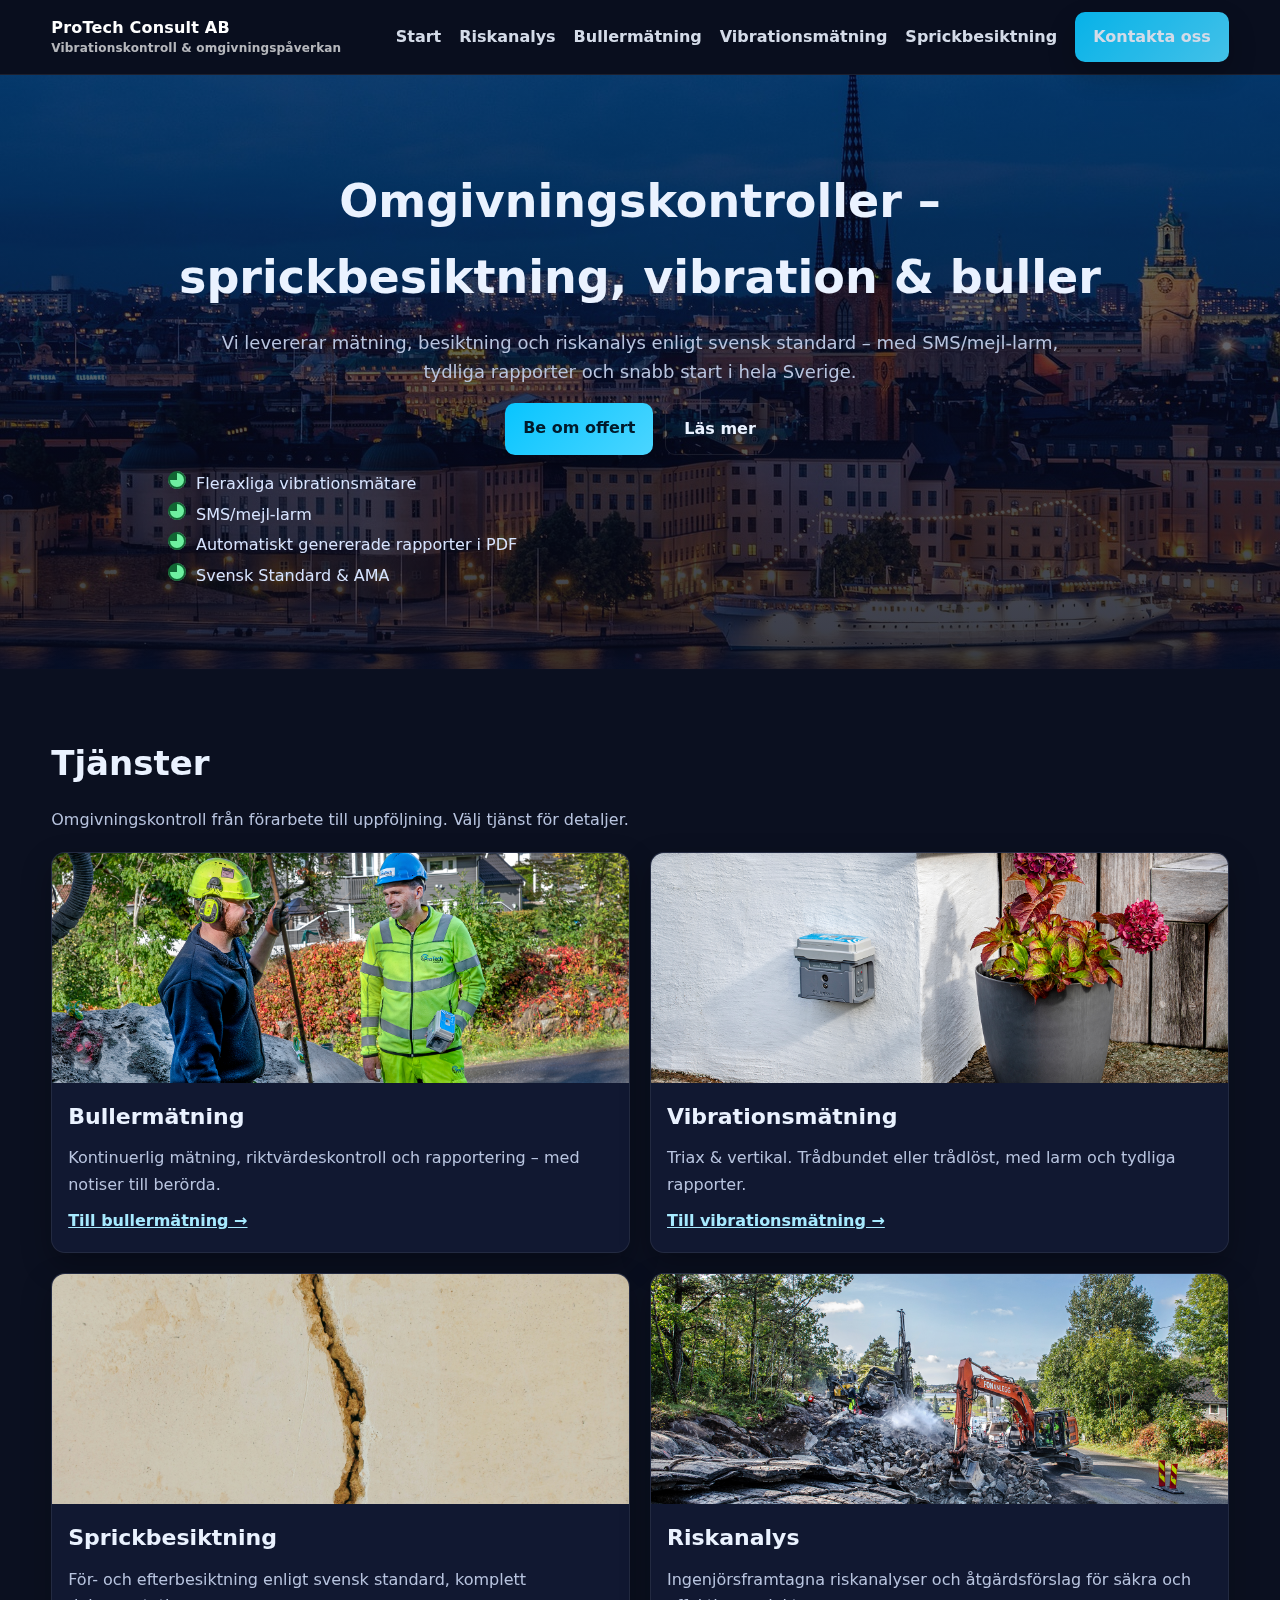
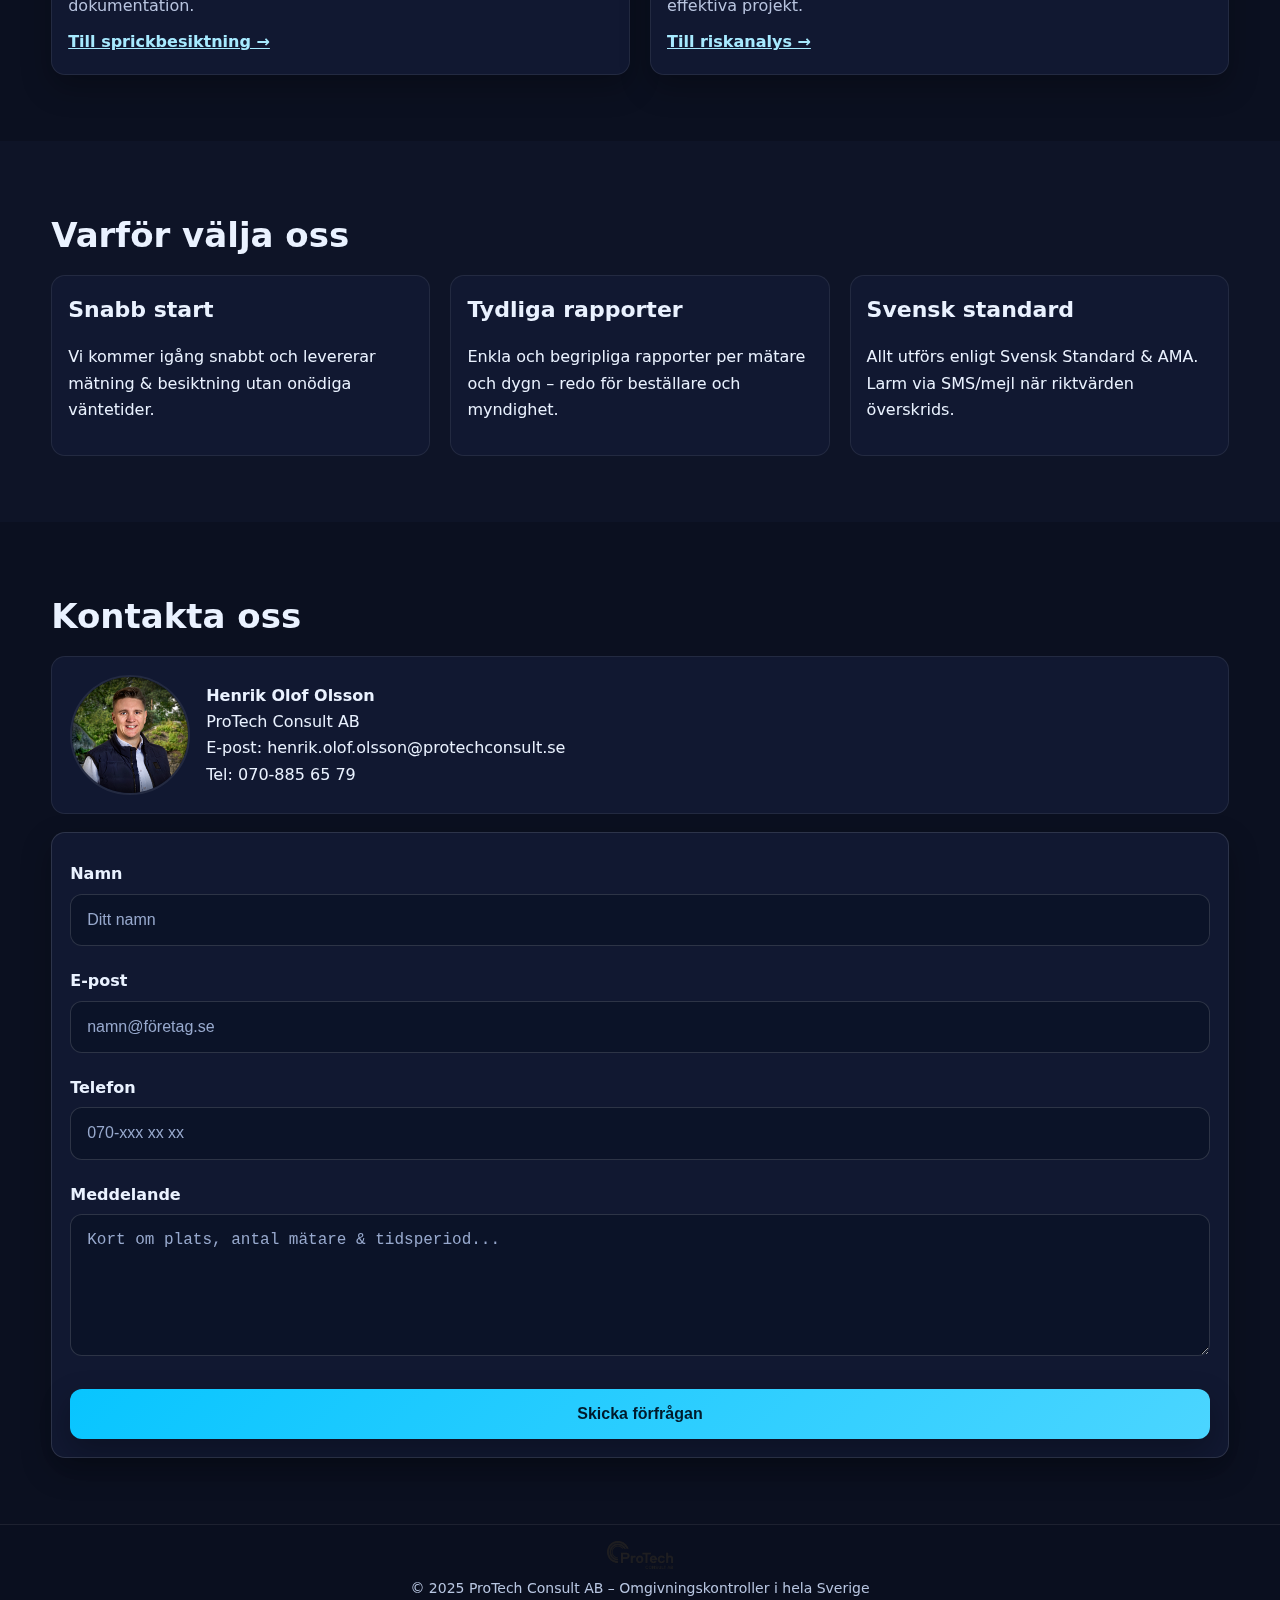
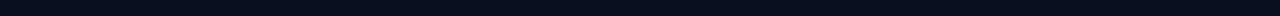
<file: index.html>
<!doctype html>
<html lang="sv">
<head>
  <meta charset="utf-8" />
  <meta name="viewport" content="width=device-width, initial-scale=1" />
  <title>ProTech Consult AB – Omgivningskontroller i hela Sverige</title>
  <meta name="description" content="Sprickbesiktning, vibrationsmätning, bullermätning och riskanalys. Snabb start, SMS/mejl-larm och tydliga rapporter enligt svensk standard. Vi verkar i hela Sverige." />
  <link rel="canonical" href="./" />
  <meta property="og:title" content="ProTech Consult AB – Omgivningskontroller i hela Sverige">
  <meta property="og:description" content="Sprickbesiktning, vibrationsmätning, buller & riskanalys. Snabb start, SMS-larm, tydliga rapporter.">
  <meta property="og:type" content="website">
  <meta property="og:image" content="assets/bild10.jpg">
  <link rel="preload" as="image" href="assets/bild10.jpg">
  <link rel="stylesheet" href="style.css" />
  <script>function toggleNav(){document.querySelector('.nav').classList.toggle('open')}</script>
</head>
<body>

<header class="site-header">
  <div class="container header-inner">
    <a class="brand" href="./">ProTech Consult AB<small>Vibrationskontroll & omgivningspåverkan</small></a>
    <button class="nav-toggle" aria-label="Meny" onclick="toggleNav()"></button>
    <nav class="nav" aria-label="Primär">
      <a href="./">Start</a>
      <a href="tjanster/riskanalys.html">Riskanalys</a>
      <a href="tjanster/bullermatning.html">Bullermätning</a>
      <a href="tjanster/vibrationsmatning.html">Vibrationsmätning</a>
      <a href="tjanster/sprickbesiktning.html">Sprickbesiktning</a>
      <a href="#kontakt" class="btn btn-primary">Kontakta oss</a>
    </nav>
  </div>
</header>

<!-- Hero -->
<section class="hero" style="--hero:url('assets/bild10.jpg')">
  <div class="hero-inner container">
    <h1 class="h1">Omgivningskontroller – sprickbesiktning, vibration & buller</h1>
    <p class="lead">Vi levererar mätning, besiktning och riskanalys enligt svensk standard – med SMS/mejl-larm, tydliga rapporter och snabb start i hela Sverige.</p>
    <div class="hero-cta">
      <a class="btn btn-primary" href="#kontakt">Be om offert</a>
      <a class="btn btn-ghost" href="tjanster/riskanalys.html">Läs mer</a>
    </div>
    <ul class="check compact" style="justify-content:center;margin-top:16px">
      <li>Fleraxliga vibrationsmätare</li>
      <li>SMS/mejl-larm</li>
      <li>Automatiskt genererade rapporter i PDF</li>
      <li>Svensk Standard & AMA</li>
    </ul>
  </div>
</section>

<!-- Tjänster -->
<section class="section">
  <div class="container">
    <h2 class="h2">Tjänster</h2>
    <p class="section-intro">Omgivningskontroll från förarbete till uppföljning. Välj tjänst för detaljer.</p>

    <div class="cards">
      <!-- Buller -->
      <article class="card">
        <img src="assets/bild2.jpg" alt="Bullermätning vid anläggningsarbete" loading="lazy">
        <div class="card-body">
          <h3 class="h3">Bullermätning</h3>
          <p>Kontinuerlig mätning, riktvärdeskontroll och rapportering – med notiser till berörda.</p>
          <a class="link" href="tjanster/bullermatning.html">Till bullermätning →</a>
        </div>
      </article>

      <!-- Vibration -->
      <article class="card">
        <img src="assets/bild3.jpg" alt="Vibrationsmätare med triax-givare" loading="lazy">
        <div class="card-body">
          <h3 class="h3">Vibrationsmätning</h3>
          <p>Triax & vertikal. Trådbundet eller trådlöst, med larm och tydliga rapporter.</p>
          <a class="link" href="tjanster/vibrationsmatning.html">Till vibrationsmätning →</a>
        </div>
      </article>

      <!-- Sprickbesiktning -->
      <article class="card">
        <img src="assets/bild11.jpg" alt="Sprickbesiktning på fasad" loading="lazy">
        <div class="card-body">
          <h3 class="h3">Sprickbesiktning</h3>
          <p>För- och efterbesiktning enligt svensk standard, komplett dokumentation.</p>
          <a class="link" href="tjanster/sprickbesiktning.html">Till sprickbesiktning →</a>
        </div>
      </article>

      <!-- Riskanalys -->
      <article class="card">
        <img src="assets/bild12.jpg" alt="Riskanalys av projekt" loading="lazy">
        <div class="card-body">
          <h3 class="h3">Riskanalys</h3>
          <p>Ingenjörsframtagna riskanalyser och åtgärdsförslag för säkra och effektiva projekt.</p>
          <a class="link" href="tjanster/riskanalys.html">Till riskanalys →</a>
        </div>
      </article>
    </div>
  </div>
</section>

<!-- Varför -->
<section class="section alt">
  <div class="container">
    <h2 class="h2">Varför välja oss</h2>
    <div class="grid-3">
      <div class="tile"><h3 class="h3">Snabb start</h3><p class="muted">Vi kommer igång snabbt och levererar mätning & besiktning utan onödiga väntetider.</p></div>
      <div class="tile"><h3 class="h3">Tydliga rapporter</h3><p class="muted">Enkla och begripliga rapporter per mätare och dygn – redo för beställare och myndighet.</p></div>
      <div class="tile"><h3 class="h3">Svensk standard</h3><p class="muted">Allt utförs enligt Svensk Standard & AMA. Larm via SMS/mejl när riktvärden överskrids.</p></div>
    </div>
  </div>
</section>

<!-- Kontakt -->
<section id="kontakt" class="section">
  <div class="container">
    <h2 class="h2">Kontakta oss</h2>

    <div class="contact-wrap">
      <div class="contact-card">
        <img class="contact-photo" src="assets/profil.jpg" alt="Henrik Olof Olsson, ProTech Consult AB">
        <div>
          <strong>Henrik Olof Olsson</strong><br>
          ProTech Consult AB<br>
          E-post: <a href="mailto:henrik.olof.olsson@protechconsult.se">henrik.olof.olsson@protechconsult.se</a><br>
          Tel: <a href="tel:+46708856579">070-885 65 79</a>
        </div>
      </div>

      <!-- Formulär -->
      <form class="form" action="https://formsubmit.co/henrik.olof.olsson@protechconsult.se" method="POST">
        <input type="hidden" name="_subject" value="Förfrågan via vibrationskontroll.se">
        <input type="hidden" name="_captcha" value="false">
        <input type="hidden" name="_next" value="./#tack">
        <label>Namn</label>
        <input required name="namn" placeholder="Ditt namn">
        <label>E-post</label>
        <input required type="email" name="email" placeholder="namn@företag.se">
        <label>Telefon</label>
        <input name="telefon" placeholder="070-xxx xx xx">
        <label>Meddelande</label>
        <textarea required name="meddelande" rows="5" placeholder="Kort om plats, antal mätare & tidsperiod..."></textarea>
        <button class="btn btn-primary" type="submit">Skicka förfrågan</button>
      </form>
    </div>
  </div>
</section>

<footer class="site-footer">
  <div class="container footer-inner">
    <img class="footer-logo" src="assets/logo.png" alt="ProTech Consult AB">
    <div>© 2025 ProTech Consult AB – Omgivningskontroller i hela Sverige</div>
  </div>
</footer>

</body>
</html>
</file>
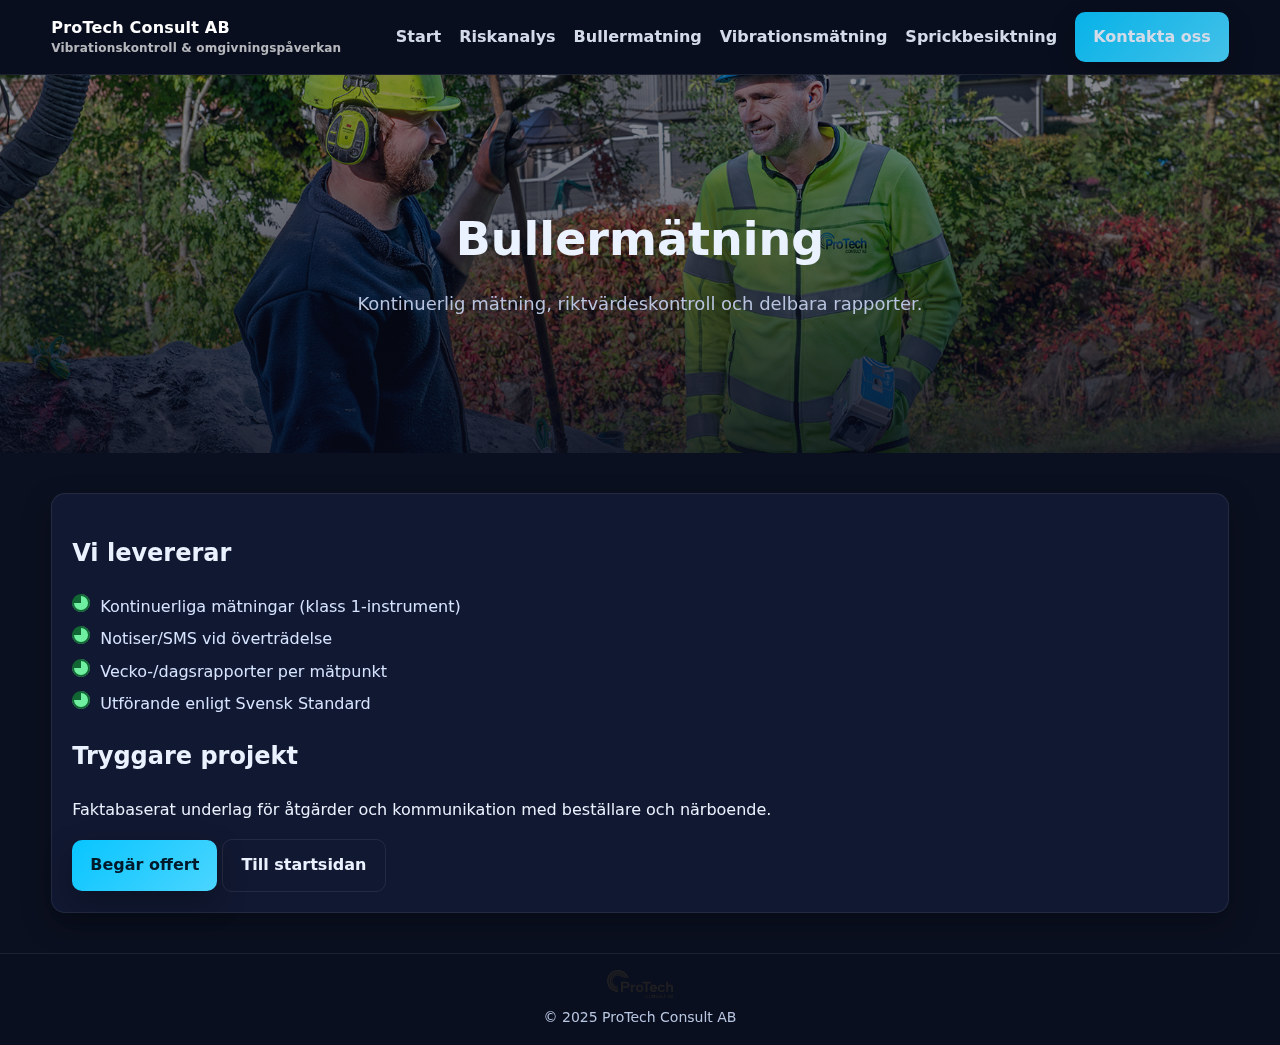
<file: tjanster/bullermatning.html>
<!DOCTYPE html>
<html lang="sv">
<script async src="https://www.googletagmanager.com/gtag/js?id=AW-17609597647"></script>
  <head>
  <meta charset="utf-8" />
  <meta name="viewport" content="width=device-width, initial-scale=1" />
  <title>Bullermätning – ProTech Consult AB</title>
  <meta name="description" content="Kontinuerlig bullermätning med riktvärdeskontroll, notiser och tydliga rapporter – enligt Svensk Standard." />

  <!-- Favicons (UNDERSIDA – med ../) -->
  <link rel="apple-touch-icon" sizes="180x180" href="../assets/apple-touch-icon.png">
  <link rel="icon" type="image/png" sizes="32x32" href="../assets/favicon-32x32.png">
  <link rel="icon" type="image/png" sizes="16x16" href="../assets/favicon-16x16.png">
  <link rel="manifest" href="../assets/site.webmanifest">
  <meta name="theme-color" content="#0b1020">

  <!-- Open Graph -->
  <meta property="og:title" content="Bullermätning – ProTech Consult AB">
  <meta property="og:description" content="Bullermätning med riktvärdeskontroll, notiser och tydliga rapporter enligt Svensk Standard.">
  <meta property="og:type" content="website">
  <meta property="og:image" content="../assets/bild2.jpg">

  <link rel="stylesheet" href="../style.css" />
  <script>function toggleNav(){document.querySelector('.nav').classList.toggle('open')}</script>
</head>
<body>
<header class="site-header">
  <div class="container header-inner">
    <a class="brand" href="../">ProTech Consult AB<small>Vibrationskontroll & omgivningspåverkan</small></a>
    <button class="nav-toggle" aria-label="Meny" onclick="toggleNav()"></button>
    <nav class="nav" aria-label="Primär">
      <a href="../">Start</a>
      <a href="riskanalys.html">Riskanalys</a>
      <a href="bullermatning.html" class="active">Bullermatning</a>
      <a href="vibrationsmatning.html">Vibrationsmätning</a>
      <a href="sprickbesiktning.html">Sprickbesiktning</a>
      <a href="../#kontakt" class="btn btn-primary">Kontakta oss</a>
    </nav>
  </div>
</header>

<section class="page-hero" style="--hero:url('../assets/bild2.jpg')">
  <div class="hero-inner container">
    <h1 class="h1">Bullermätning</h1>
    <p class="lead">Kontinuerlig mätning, riktvärdeskontroll och delbara rapporter.</p>
  </div>
</section>

<section class="content">
  <div class="container">
    <article class="prose">
      <h2>Vi levererar</h2>
      <ul class="check">
        <li>Kontinuerliga mätningar (klass 1-instrument)</li>
        <li>Notiser/SMS vid överträdelse</li>
        <li>Vecko-/dagsrapporter per mätpunkt</li>
        <li>Utförande enligt Svensk Standard</li>
      </ul>

      <h2>Tryggare projekt</h2>
      <p>Faktabaserat underlag för åtgärder och kommunikation med beställare och närboende.</p>

      <div class="cta">
        <a class="btn btn-primary" href="../#kontakt">Begär offert</a>
        <a class="btn btn-ghost" href="../">Till startsidan</a>
      </div>
    </article>
  </div>
</section>

<footer class="site-footer">
  <div class="container footer-inner">
    <img class="footer-logo" src="../assets/logo.png" alt="ProTech Consult AB">
    <div>© 2025 ProTech Consult AB</div>
  </div>
</footer>
</body>
</html>
</file>
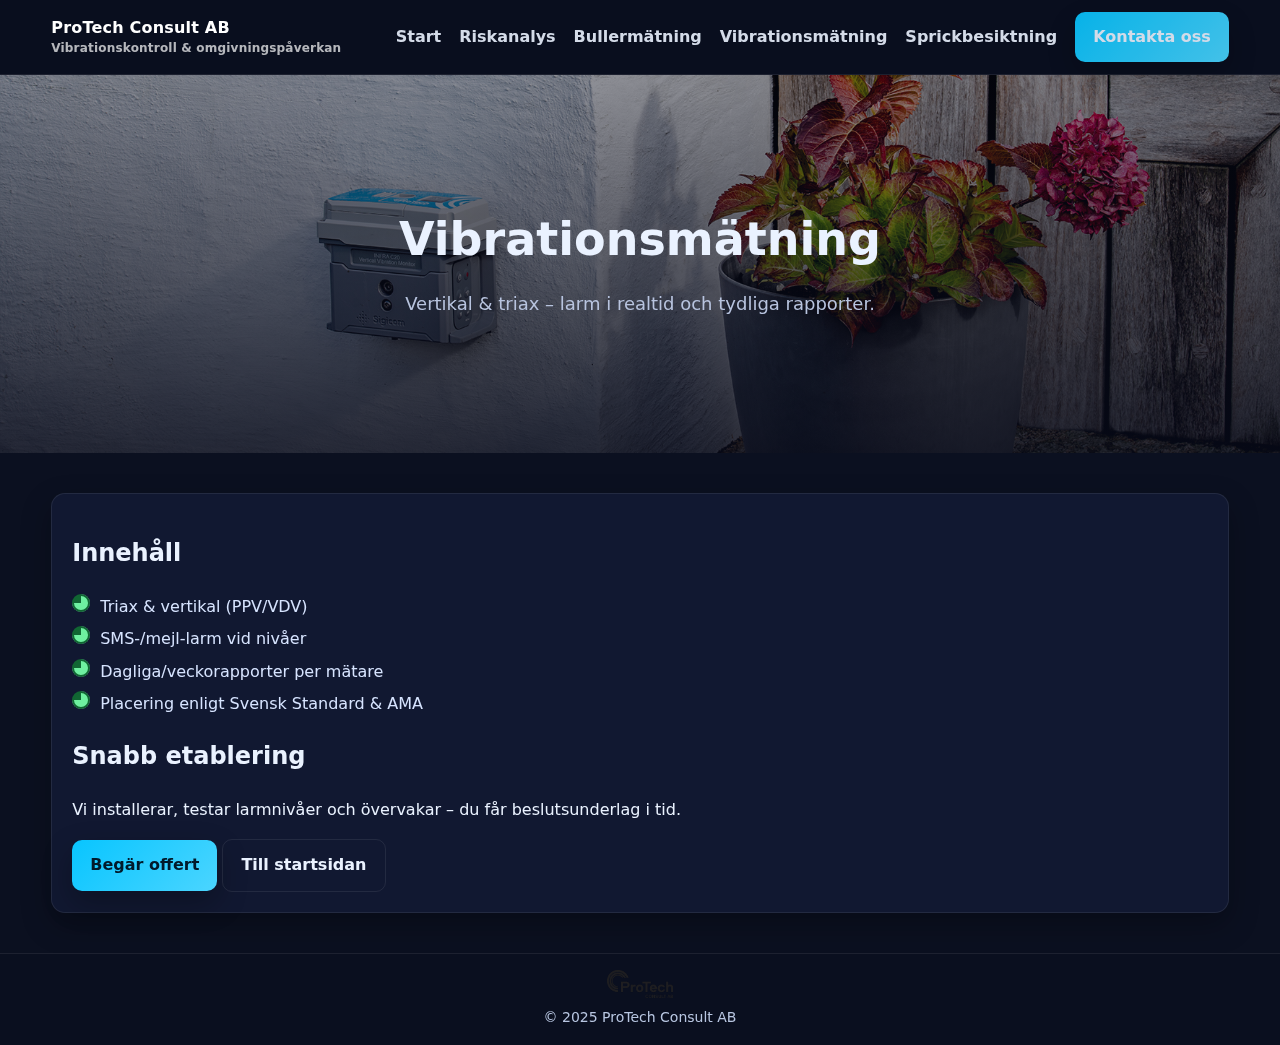
<file: tjanster/vibrationsmatning.html>
<!doctype html>
<html lang="sv">
<head>
  <meta charset="utf-8" />
  <meta name="viewport" content="width=device-width, initial-scale=1" />
  <title>Vibrationsmätning – ProTech Consult AB</title>
  <meta name="description" content="Triax & vertikal vibrationsmätning (PPV/VDV). Trådbundna/uppkopplade mätare med SMS/mejl-larm och tydliga rapporter.">
  <link rel="stylesheet" href="../style.css" />
  <script>function toggleNav(){document.querySelector('.nav').classList.toggle('open')}</script>
</head>
<body>

<header class="site-header">
  <div class="container header-inner">
    <a class="brand" href="../">ProTech Consult AB<small>Vibrationskontroll & omgivningspåverkan</small></a>
    <button class="nav-toggle" aria-label="Meny" onclick="toggleNav()"></button>
    <nav class="nav" aria-label="Primär">
      <a href="../">Start</a>
      <a href="riskanalys.html">Riskanalys</a>
      <a href="bullermatning.html">Bullermätning</a>
      <a href="vibrationsmatning.html">Vibrationsmätning</a>
      <a href="sprickbesiktning.html">Sprickbesiktning</a>
      <a href="../#kontakt" class="btn btn-primary">Kontakta oss</a>
    </nav>
  </div>
</header>

<section class="page-hero" style="--hero:url('../assets/bild3.jpg')">
  <div class="hero-inner container">
    <h1 class="h1">Vibrationsmätning</h1>
    <p class="lead">Vertikal & triax – larm i realtid och tydliga rapporter.</p>
  </div>
</section>

<section class="content">
  <div class="container">
    <article class="prose">
      <h2>Innehåll</h2>
      <ul class="check">
        <li>Triax & vertikal (PPV/VDV)</li>
        <li>SMS-/mejl-larm vid nivåer</li>
        <li>Dagliga/veckorapporter per mätare</li>
        <li>Placering enligt Svensk Standard & AMA</li>
      </ul>

      <h2>Snabb etablering</h2>
      <p>Vi installerar, testar larmnivåer och övervakar – du får beslutsunderlag i tid.</p>

      <div class="cta">
        <a class="btn btn-primary" href="../#kontakt">Begär offert</a>
        <a class="btn btn-ghost" href="../">Till startsidan</a>
      </div>
    </article>
  </div>
</section>

<footer class="site-footer">
  <div class="container footer-inner">
    <img class="footer-logo" src="../assets/logo.png" alt="ProTech Consult AB">
    <div>© 2025 ProTech Consult AB</div>
  </div>
</footer>

</body>
</html>
</file>
<file: style.css>
:root{
  --bg:#0b1020;
  --bg-2:#0e1427;
  --card:#111831;
  --stroke:rgba(255,255,255,.08);
  --text:#eaf2ff;
  --muted:#b8c4df;
  --brand:#08c5ff;
  --brand-2:#25d07a;
  --shadow:0 12px 30px rgba(0,0,0,.28);
}

*{box-sizing:border-box}
html,body{margin:0;padding:0}
img{max-width:100%;display:block}
a{text-decoration:none;color:inherit}
body{
  font-family: system-ui,-apple-system,Segoe UI,Roboto,Ubuntu,Arial,sans-serif;
  background:var(--bg); color:var(--text); line-height:1.65;
}

.container{width:min(1180px,92%);margin:auto}

/* HEADER */
.site-header{position:sticky;top:0;z-index:50;background:rgba(10,14,30,.9);backdrop-filter:saturate(140%) blur(8px);border-bottom:1px solid var(--stroke)}
.header-inner{display:flex;align-items:center;justify-content:space-between;gap:16px;padding:12px 0}
.brand{font-weight:800;letter-spacing:.2px;color:#fff}
.brand small{display:block;font-weight:600;opacity:.7;font-size:12px;margin-top:-2px}
.nav{display:flex;align-items:center;gap:18px}
.nav a{color:var(--text);opacity:.9;font-weight:600}
.nav a:hover{opacity:1}
.btn{display:inline-block;padding:12px 18px;border-radius:10px;font-weight:800}
.btn-primary{background:linear-gradient(135deg,var(--brand),#4bd5ff);color:#011a2b;box-shadow:var(--shadow)}
.btn-ghost{border:1px solid var(--stroke);color:var(--text)}

.nav-toggle{display:none;width:40px;height:36px;border:0;border-radius:10px;background:linear-gradient(#fff,#fff) center/60% 2px no-repeat}
@media (max-width:900px){
  .nav-toggle{display:block}
  .nav{position:absolute;inset:64px 0 auto 0;background:var(--bg-2);display:none;flex-direction:column;gap:10px;padding:16px 20px;border-bottom:1px solid var(--stroke)}
  .nav.open{display:flex}
}

/* HERO */
.hero{
  min-height:66vh;display:grid;place-items:center;text-align:center;
  background:linear-gradient(to bottom, rgba(7,10,25,.5), rgba(7,10,25,.8)), var(--hero) center/cover no-repeat;
}
.hero-inner{padding:86px 8px 74px;max-width:960px}
.h1{font-size:clamp(28px,4vw,46px);margin:0 0 12px}
.lead{color:var(--muted);font-size:18px;margin:0 auto 16px;max-width:880px}
.hero-cta{display:flex;gap:12px;justify-content:center;flex-wrap:wrap}

/* SECTIONS / CARDS */
.section{padding:66px 0;background:var(--bg)}
.section.alt{background:var(--bg-2)}
.h2{font-size:clamp(24px,3vw,34px);margin:0 0 12px}
.h3{font-size:22px;margin:0 0 10px}
.section-intro{color:var(--muted);max-width:800px}

.cards{display:grid;grid-template-columns:repeat(2,1fr);gap:20px;margin-top:18px}
@media (max-width:900px){.cards{grid-template-columns:1fr}}
.card{background:var(--card);border:1px solid var(--stroke);border-radius:14px;overflow:hidden;box-shadow:var(--shadow);position:relative}
.card img{width:100%;height:230px;object-fit:cover}
.card-body{padding:16px 16px 18px}
.card-body p{color:var(--muted);margin:6px 0 0}
.card .link{display:inline-flex;align-items:center;gap:8px;color:#a7eaff;font-weight:700;margin-top:10px;text-decoration:underline}

/* CHECKLIST – snyggare */
ul.check{list-style:none;padding:0;margin:10px 0 0}
ul.check li{display:flex;gap:10px;align-items:flex-start;margin:6px 0;color:#d7e4ff}
ul.check li::before{content:"";flex:0 0 18px;height:18px;border-radius:50%;
  background:conic-gradient(from 0deg at 50% 50%, #6ef0a0 0 75%, transparent 75% 100%), #163; box-shadow:0 0 0 2px #163 inset}
ul.check.compact li{margin:4px 0}

/* GRID TILES */
.grid-3{display:grid;grid-template-columns:repeat(3,1fr);gap:20px}
@media (max-width:900px){.grid-3{grid-template-columns:1fr}}
.tile{background:var(--card);border:1px solid var(--stroke);border-radius:14px;padding:16px}

/* CONTENT PAGES */
.page-hero{min-height:42vh;display:grid;place-items:center;text-align:center;background:linear-gradient(to bottom, rgba(7,10,25,.45), rgba(7,10,25,.85)), var(--hero) center/cover no-repeat}
.page-hero .hero-inner{padding:64px 8px 56px}
.content{padding:40px 0}
.prose{background:var(--card);border:1px solid var(--stroke);border-radius:14px;padding:20px;box-shadow:var(--shadow)}
.prose img.article-img{width:100%;height:260px;object-fit:cover;border-radius:10px;margin-bottom:14px;opacity:.95}

/* CONTACT */
.contact-wrap{display:grid;grid-template-columns:1fr;gap:18px}
.contact-card{display:flex;gap:16px;align-items:center;background:var(--card);border:1px solid var(--stroke);border-radius:14px;padding:18px}
.contact-photo{width:120px;height:120px;border-radius:50%;object-fit:cover;border:2px solid var(--stroke)}
.form{background:var(--card);border:1px solid var(--stroke);border-radius:14px;padding:18px}
.form label{display:block;font-weight:700;margin:10px 0 6px}
.form input,.form textarea{width:100%;padding:12px 14px;border-radius:10px;border:1px solid var(--stroke);background:#0b1328;color:var(--text);font-size:16px}
.form input::placeholder,.form textarea::placeholder{color:#9fb1d6;font-size:16px;opacity:.9}
.form button{margin-top:12px}

/* FOOTER */
.site-footer{background:#0a0f1f;border-top:1px solid var(--stroke)}
.footer-inner{padding:16px 0;text-align:center;color:#b8c6e1;font-size:14px}
.footer-logo{height:28px;opacity:.9;margin:0 auto 8px}

/* ==== PATCH: snyggt kontaktformulär utan att röra övrig design ==== */
#kontakt form{
  background: var(--card);
  border: 1px solid rgba(255,255,255,.12);
  border-radius: 14px;
  padding: 18px;
  box-shadow: var(--shadow);
}

#kontakt form input,
#kontakt form textarea{
  width: 100%;
  background: #0b1328;
  color: var(--text);
  border: 1px solid rgba(255,255,255,.14);
  border-radius: 12px;
  padding: 14px 16px;
  font-size: 16px;
  line-height: 1.4;
  margin: 0 0 12px;
  outline: none;
  transition: border .15s ease, box-shadow .15s ease, background .2s ease;
}

#kontakt form input::placeholder,
#kontakt form textarea::placeholder{
  color: #9fb1d6;
  opacity: .95;
}

#kontakt form input:focus,
#kontakt form textarea:focus{
  border-color: rgba(8,197,255,.6);
  box-shadow: 0 0 0 3px rgba(8,197,255,.18);
  background: #0d1731;
}

#kontakt form textarea{
  min-height: 140px;
  resize: vertical;
}

#kontakt form button[type="submit"]{
  display: inline-block;
  width: 100%;
  min-height: 50px;
  padding: 12px 18px;
  border-radius: 12px;
  font-weight: 800;
  font-size: 16px;
  border: 0;
  cursor: pointer;
  background: linear-gradient(135deg,var(--brand),#4bd5ff);
  color: #011a2b;
  box-shadow: var(--shadow);
  transition: filter .2s ease, transform .06s ease;
}
#kontakt form button[type="submit"]:hover{ filter: brightness(1.06) }
#kontakt form button[type="submit"]:active{ transform: translateY(1px) }

/* Mobil: lite större text/padding för lättare ifyllnad */
@media (max-width: 600px){
  #kontakt form input,
  #kontakt form textarea{ font-size:17px; padding: 15px 16px }
}
</file>
